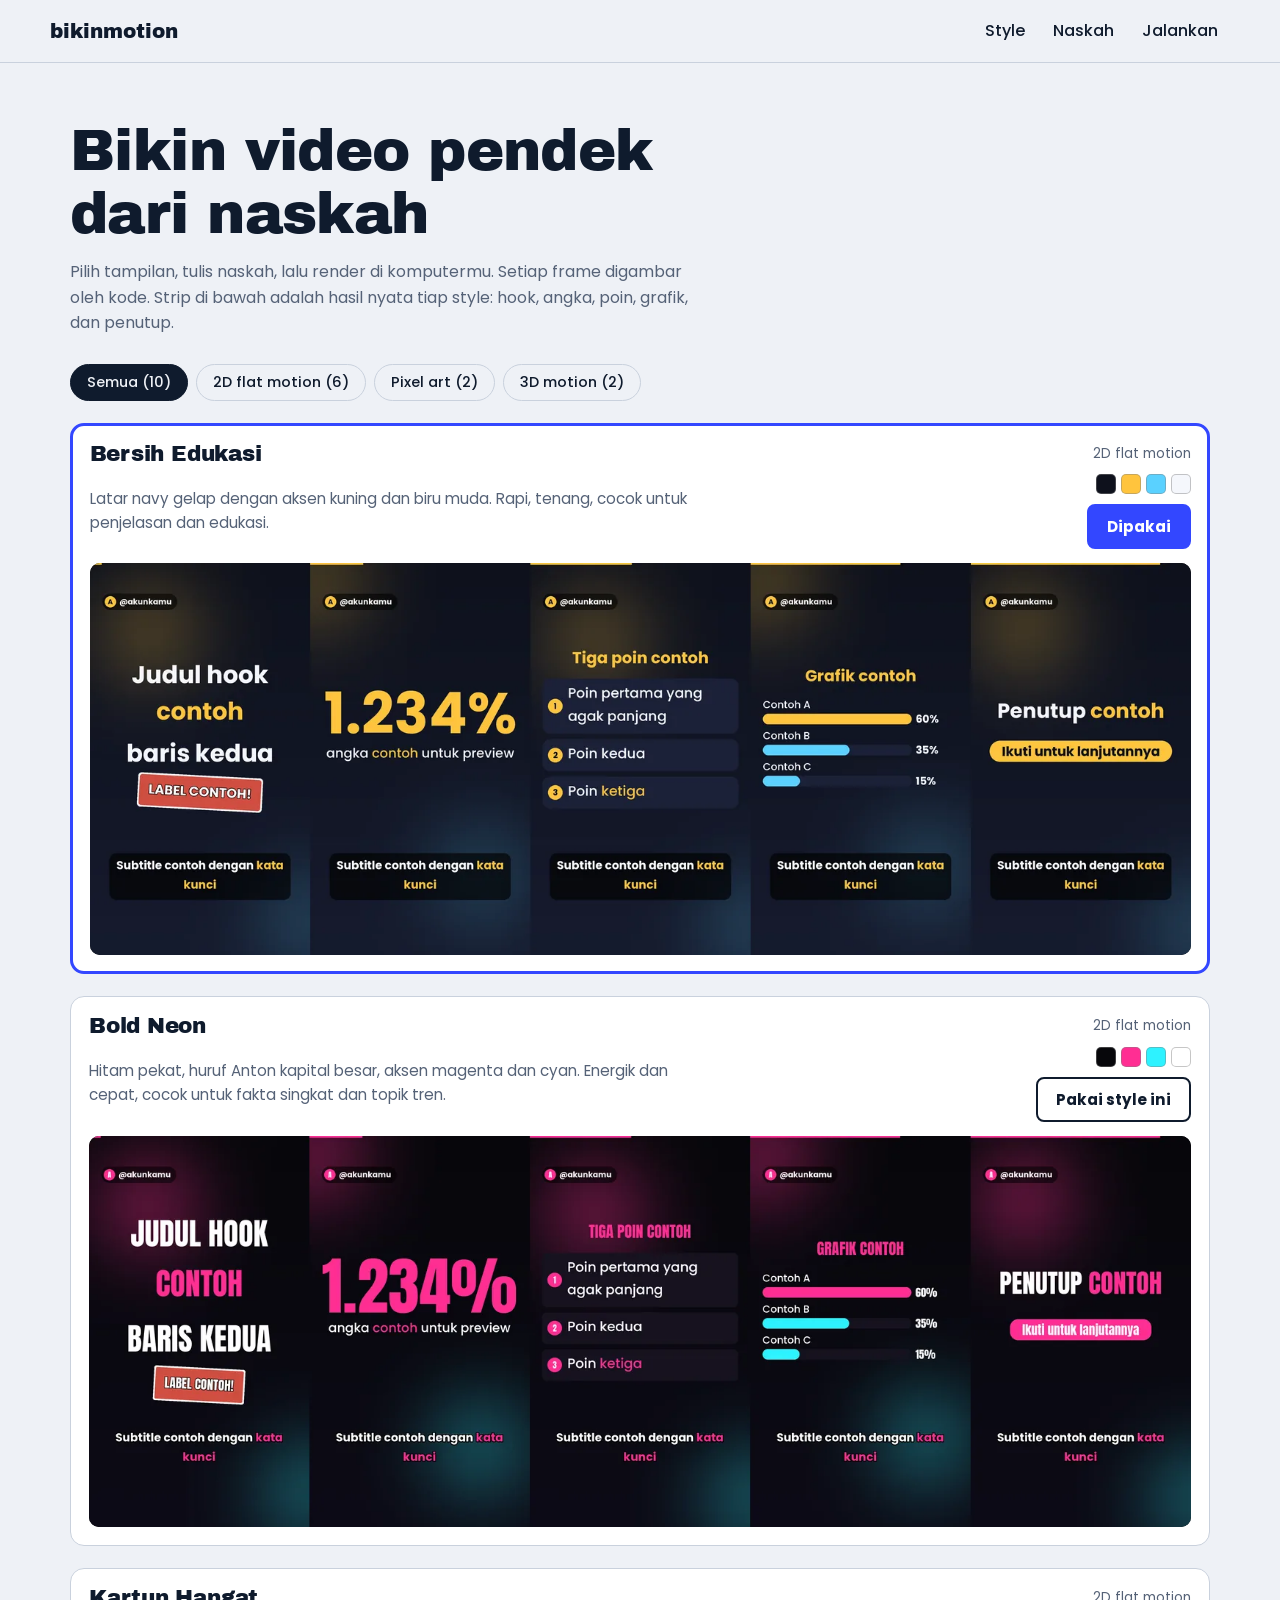
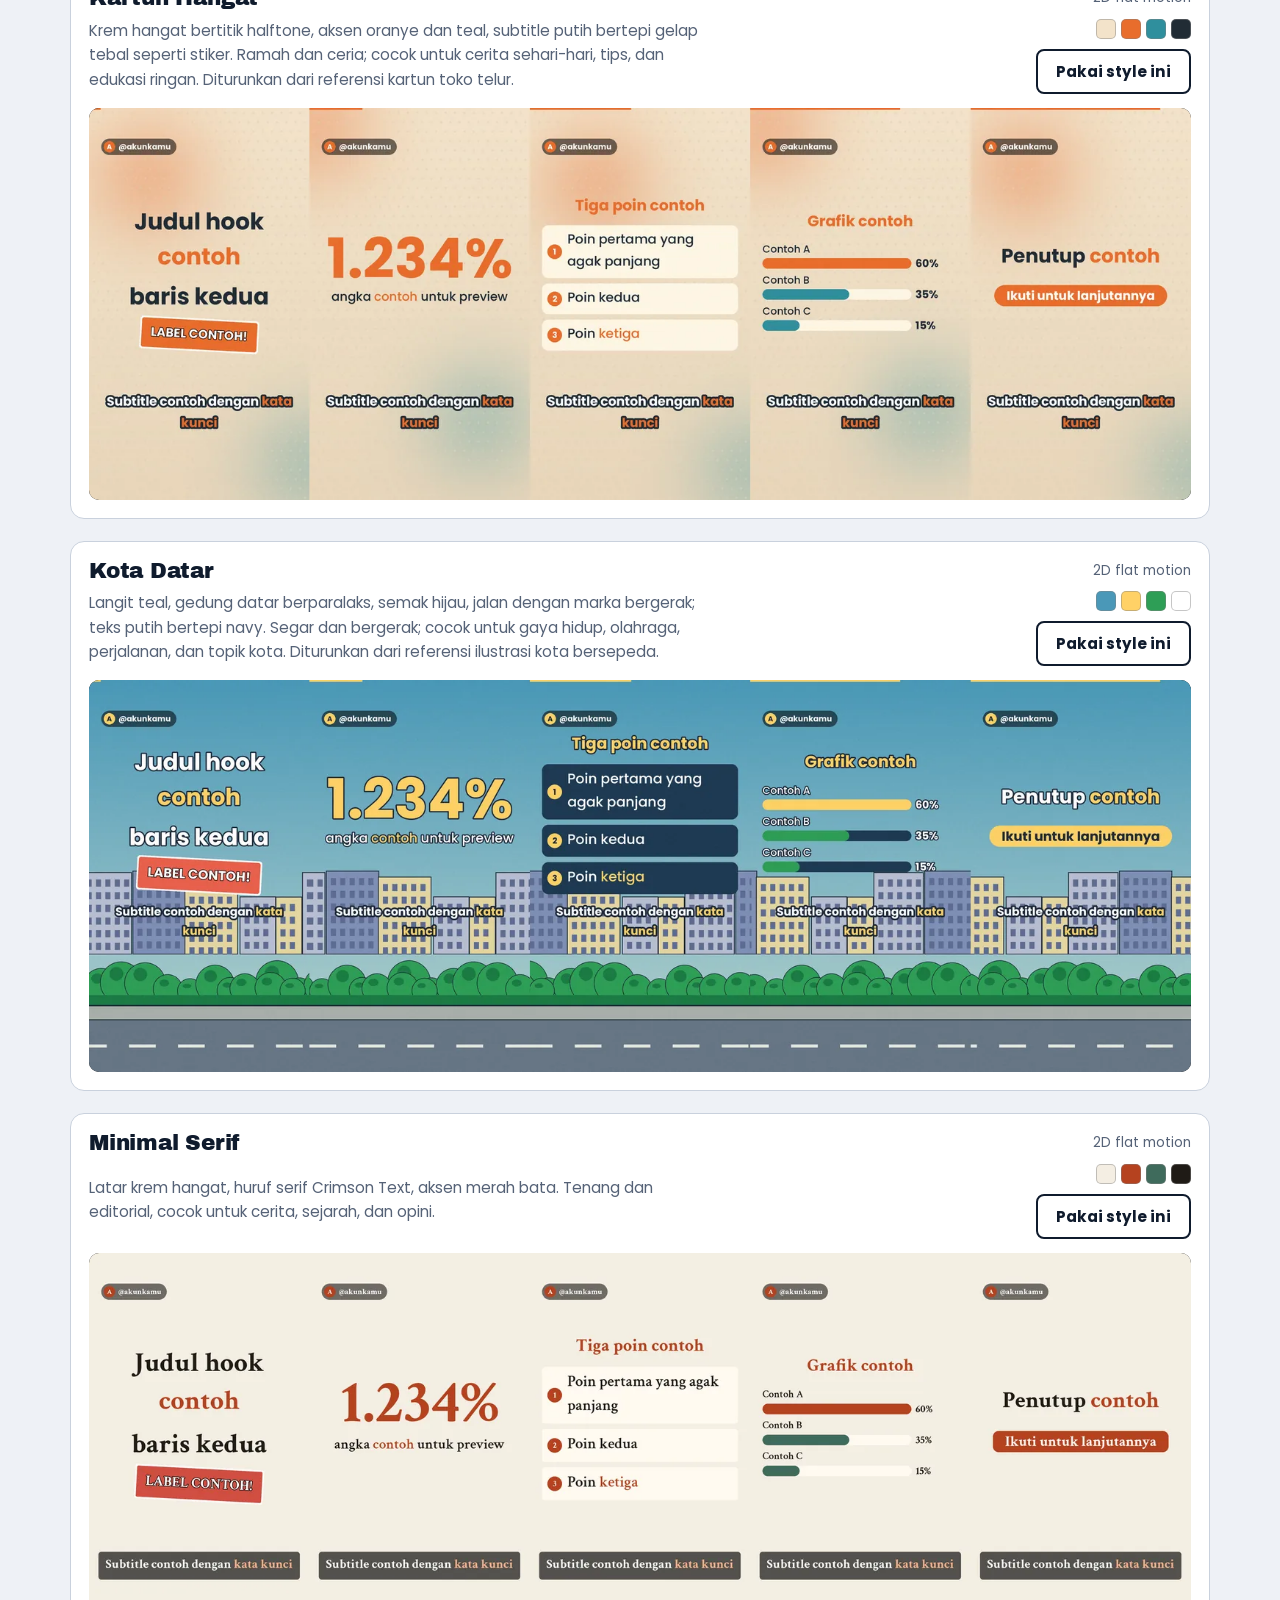
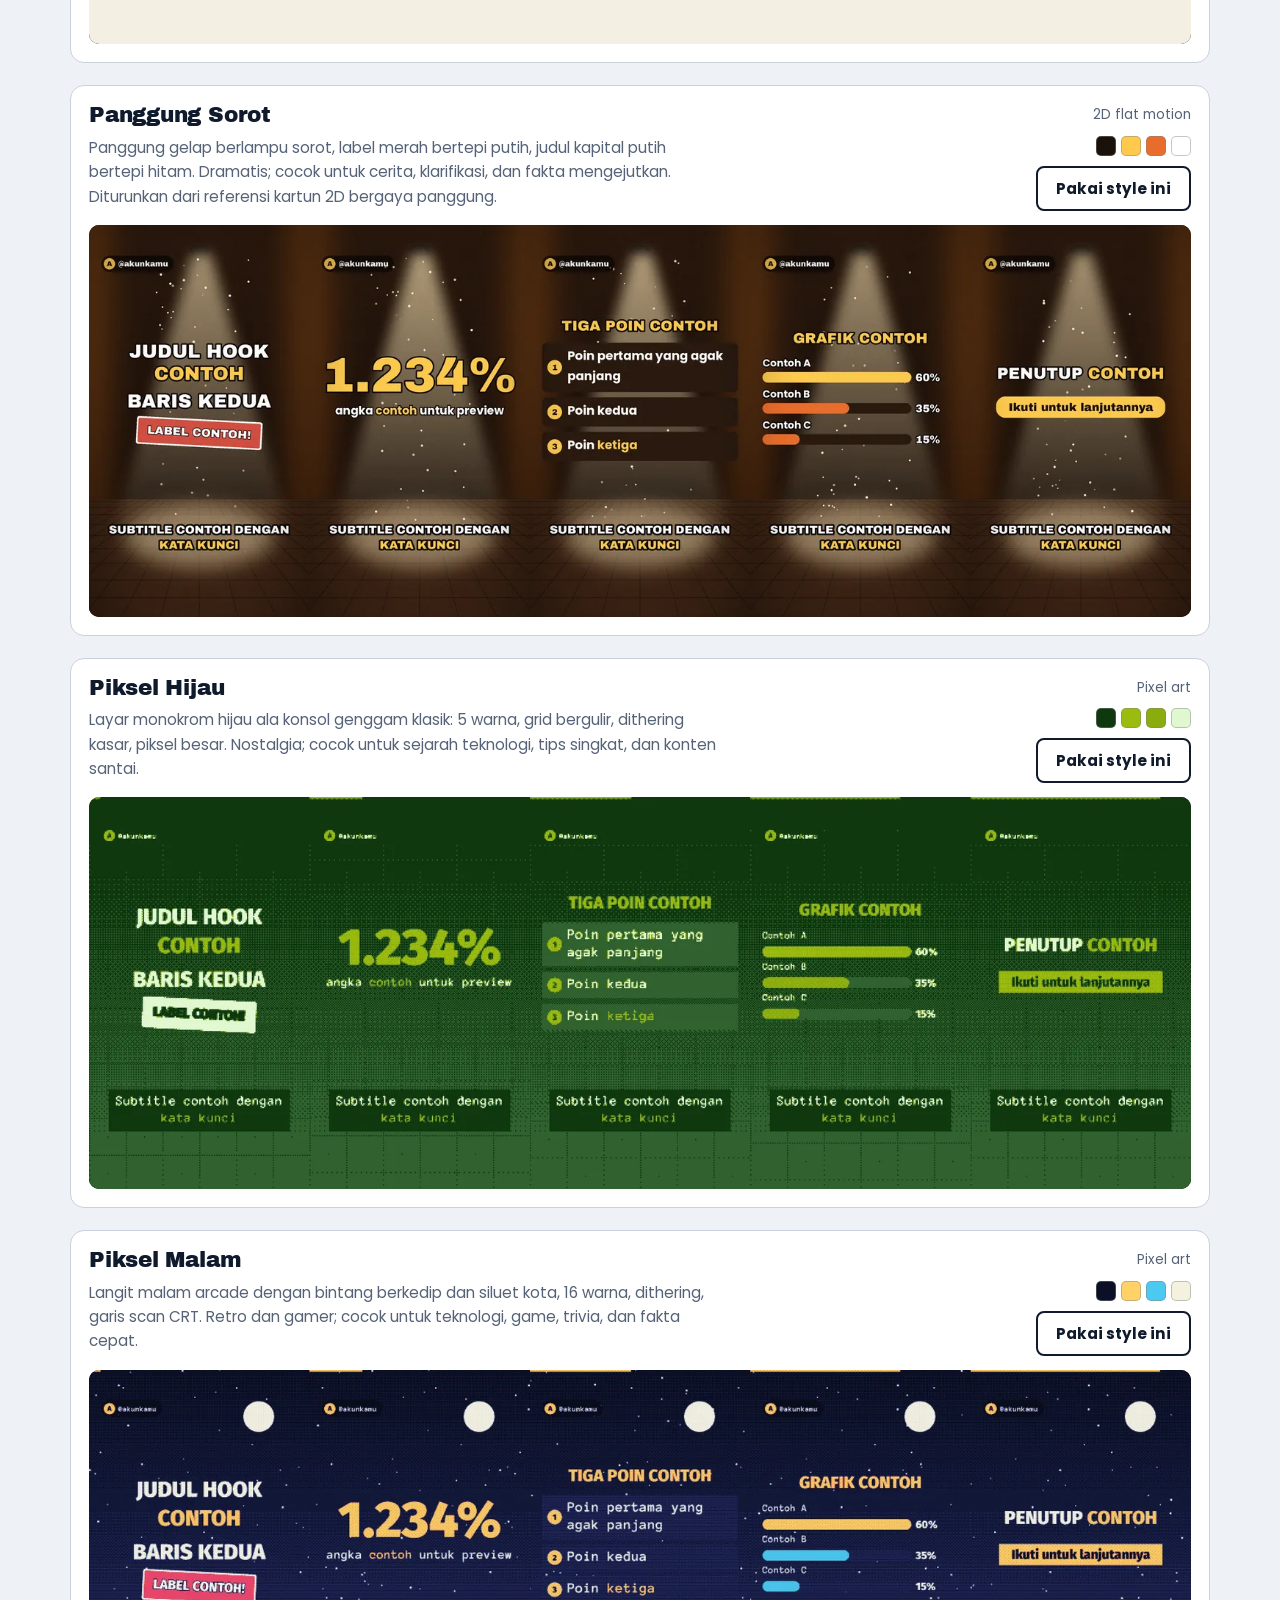
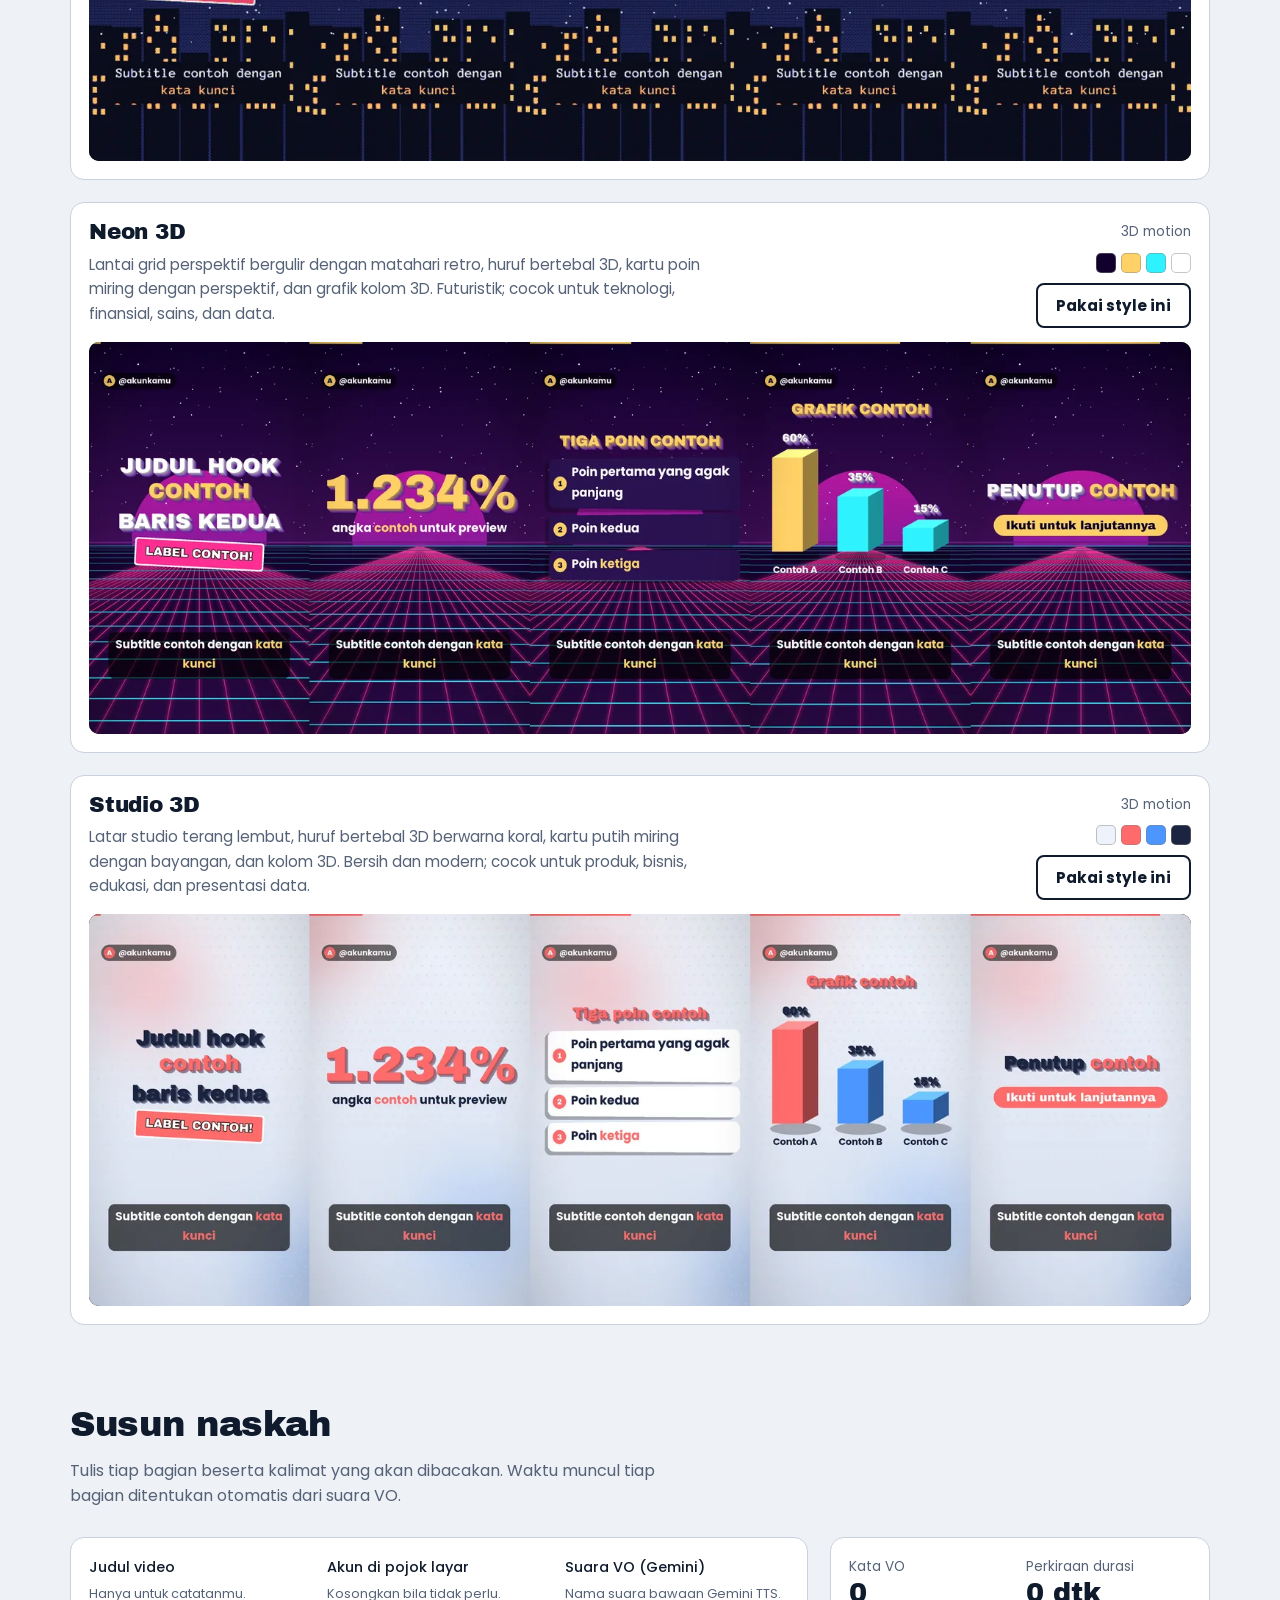
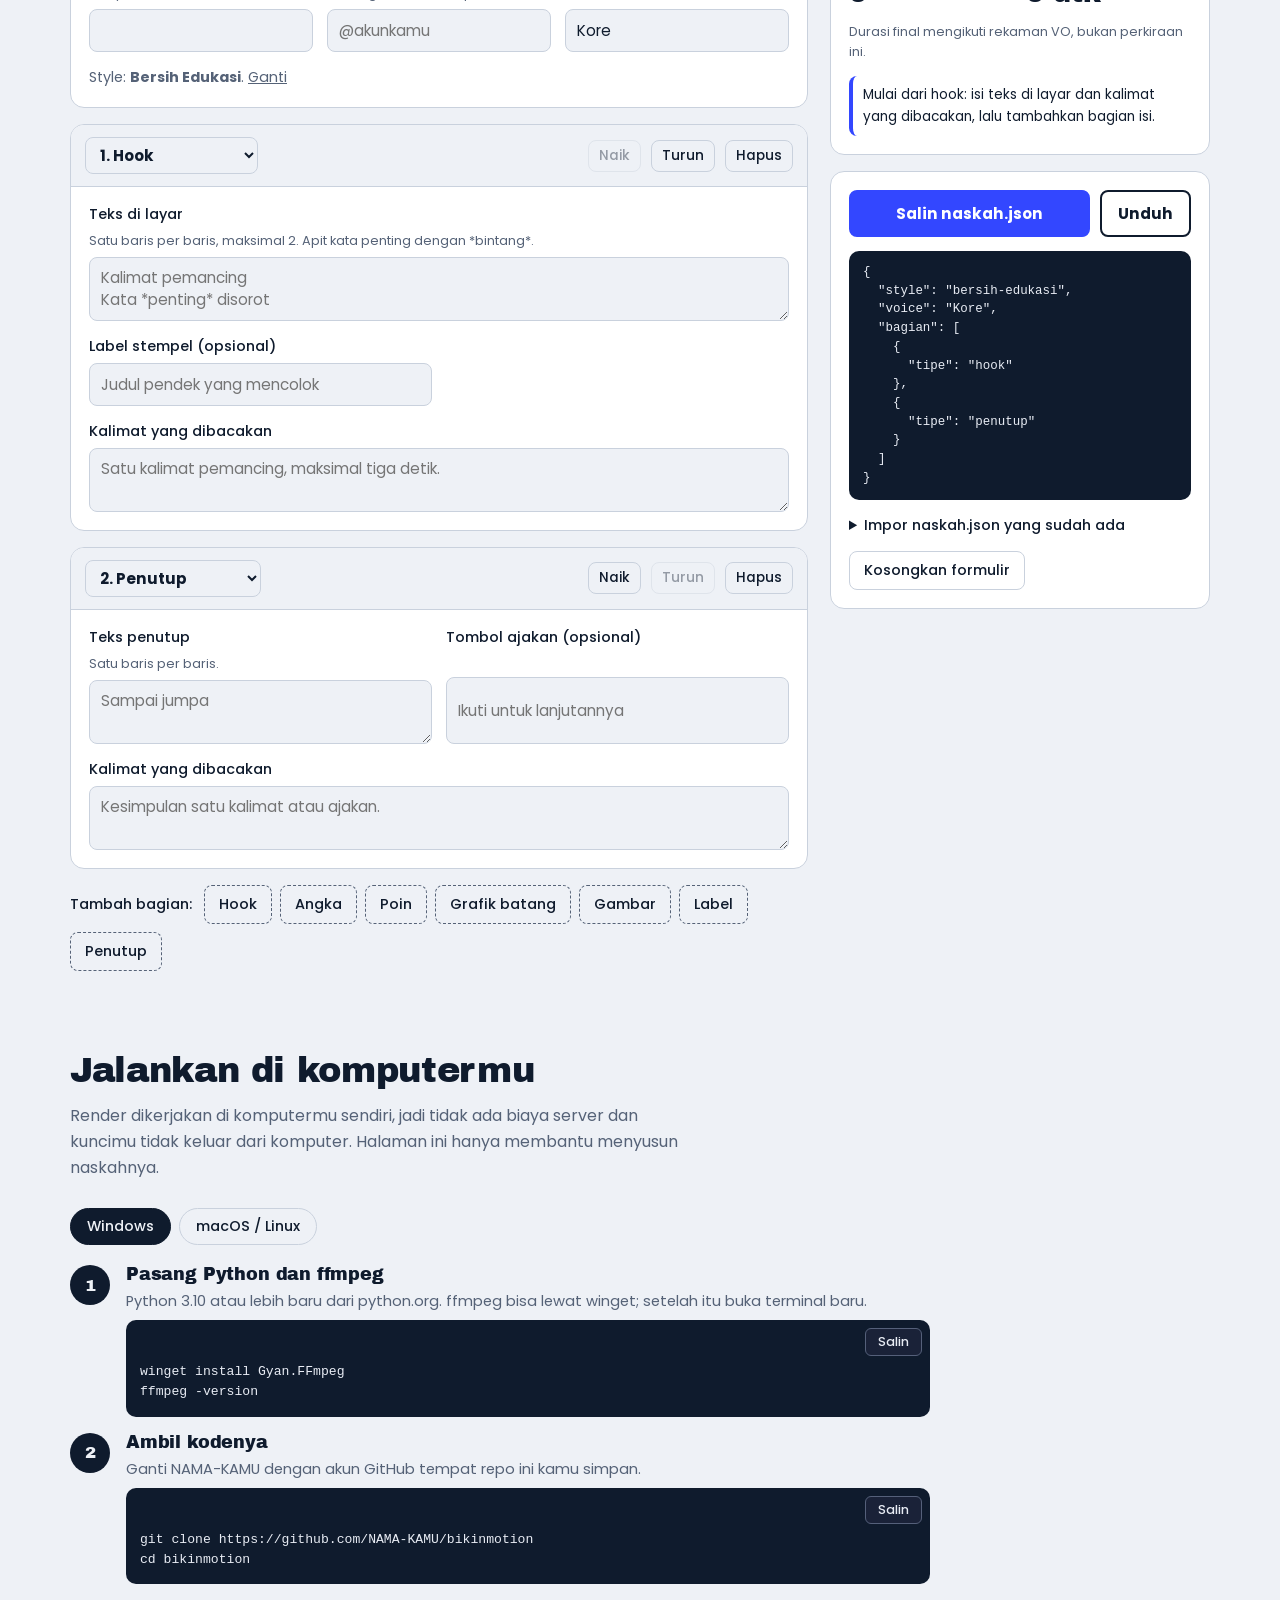
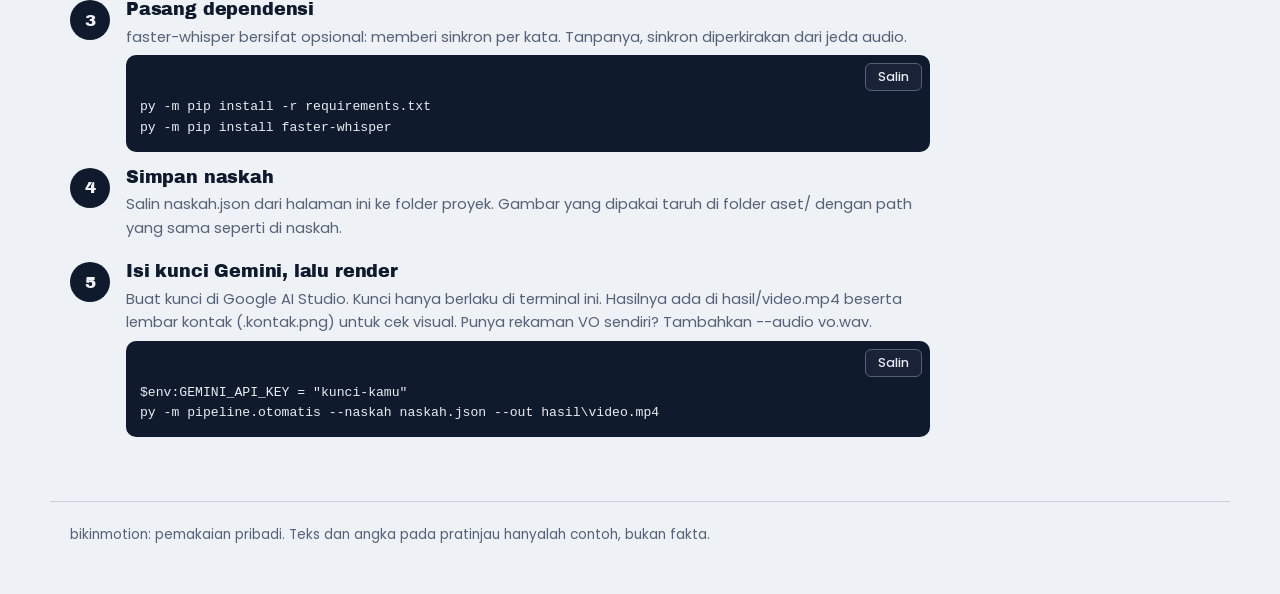
<file: web/index.html>
<!doctype html>
<html lang="id">
<head>
  <meta charset="utf-8">
  <meta name="viewport" content="width=device-width, initial-scale=1">
  <title>bikinmotion: video pendek dari naskah</title>
  <meta name="description" content="Pilih style, susun naskah, lalu render video motion graphic di komputermu. Semua frame digambar oleh kode.">
  <link rel="preload" href="fonts/ArchivoBlack-Regular.ttf" as="font" type="font/ttf" crossorigin>
  <link rel="stylesheet" href="app.css">
  <script src="konfigurasi.js"></script>
  <script src="gerbang-awal.js"></script>
</head>
<body>
  <a class="lompat" href="#naskah">Langsung ke naskah</a>
  <header class="atas">
    <a class="merek" href="#">bikinmotion</a>
    <nav aria-label="Bagian halaman">
      <a href="#style">Style</a>
      <a href="#naskah">Naskah</a>
      <a href="#jalankan">Jalankan</a>
    </nav>
    <div class="akun" id="akun-info" hidden>
      <span class="akun-email" id="akun-email"></span>
      <a href="video.html">Video saya</a>
      <a href="pengaturan.html">Pengaturan</a>
      <a id="akun-admin" href="admin.html" hidden>Admin</a>
      <button type="button" id="akun-keluar">Keluar</button>
    </div>
  </header>

  <main>
    <section id="style" class="bagian" aria-labelledby="h-style">
      <div class="kepala">
        <h1 id="h-style">Bikin video pendek dari naskah</h1>
        <p class="pengantar">Pilih tampilan, tulis naskah, lalu render di komputermu. Setiap frame digambar oleh kode. Strip di bawah adalah hasil nyata tiap style: hook, angka, poin, grafik, dan penutup.</p>
      </div>
      <div class="filter" role="group" aria-label="Filter keluarga style" id="filter"></div>
      <div id="daftar-style" class="daftar-style" aria-live="polite"></div>
    </section>

    <section id="naskah" class="bagian" aria-labelledby="h-naskah">
      <div class="kepala">
        <h2 id="h-naskah">Susun naskah</h2>
        <p class="pengantar">Tulis tiap bagian beserta kalimat yang akan dibacakan. Waktu muncul tiap bagian ditentukan otomatis dari suara VO.</p>
      </div>
      <div class="editor-grid">
        <div class="editor" id="editor">
          <div class="panel umum">
            <label>Judul video<small>Hanya untuk catatanmu.</small><input type="text" id="f-judul" autocomplete="off"></label>
            <label>Akun di pojok layar<small>Kosongkan bila tidak perlu.</small><input type="text" id="f-akun" autocomplete="off" placeholder="@akunkamu"></label>
            <label>Suara VO (Gemini)<small>Nama suara bawaan Gemini TTS.</small><input type="text" id="f-voice" autocomplete="off" list="daftar-suara" placeholder="Kore"></label>
            <datalist id="daftar-suara"><option>Kore</option><option>Puck</option><option>Charon</option><option>Fenrir</option><option>Aoede</option><option>Zephyr</option></datalist>
            <p class="style-dipakai" id="style-dipakai"></p>
          </div>
          <div id="daftar-bagian"></div>
          <div class="tambah" id="tambah" role="group" aria-label="Tambah bagian"></div>
        </div>

        <aside class="ringkas" aria-label="Ringkasan naskah">
          <div class="panel">
            <dl class="angka-ringkas">
              <div><dt>Kata VO</dt><dd id="r-kata">0</dd></div>
              <div><dt>Perkiraan durasi</dt><dd id="r-durasi">0 dtk</dd></div>
            </dl>
            <p class="catatan-kecil">Durasi final mengikuti rekaman VO, bukan perkiraan ini.</p>
            <ul class="masalah" id="r-masalah" aria-live="polite"></ul>
          </div>
          <div class="panel" id="panel-server" hidden>
            <h3>Buat video di server</h3>
            <p class="catatan-kecil" id="server-kunci">Memeriksa kunci Gemini...</p>
            <button type="button" class="utama" id="b-buat" disabled>Buat video</button>
            <p class="catatan-kecil" id="server-pesan" role="status" aria-live="polite"></p>
          </div>
          <div class="panel">
            <div class="baris-aksi">
              <button type="button" class="utama" id="b-salin">Salin naskah.json</button>
              <button type="button" id="b-unduh">Unduh</button>
            </div>
            <pre class="json" id="r-json" tabindex="0" aria-label="Isi naskah.json"></pre>
            <details class="impor">
              <summary>Impor naskah.json yang sudah ada</summary>
              <textarea id="i-teks" rows="5" placeholder="Tempel isi naskah.json di sini"></textarea>
              <button type="button" id="b-impor">Muat ke formulir</button>
              <p class="catatan-kecil" id="i-pesan" role="status"></p>
            </details>
            <button type="button" class="bahaya" id="b-reset">Kosongkan formulir</button>
          </div>
        </aside>
      </div>
    </section>

    <section id="jalankan" class="bagian" aria-labelledby="h-jalankan">
      <div class="kepala">
        <h2 id="h-jalankan">Jalankan di komputermu</h2>
        <p class="pengantar">Render dikerjakan di komputermu sendiri, jadi tidak ada biaya server dan kuncimu tidak keluar dari komputer. Halaman ini hanya membantu menyusun naskahnya.</p>
      </div>
      <div class="notif info" id="info-lokal" hidden>Langkah di bawah ini untuk mode lokal. Dengan akunmu yang aktif, cukup klik <strong>Buat video</strong> di panel naskah; tidak perlu memasang apa pun.</div>
      <div class="os" role="group" aria-label="Sistem operasi">
        <button type="button" data-os="win" aria-pressed="true">Windows</button>
        <button type="button" data-os="unix" aria-pressed="false">macOS / Linux</button>
      </div>
      <ol class="langkah" id="langkah"></ol>
    </section>
  </main>

  <footer class="kaki"><p>bikinmotion: pemakaian pribadi. Teks dan angka pada pratinjau hanyalah contoh, bukan fakta.</p></footer>

  <script src="naskah.js"></script>
  <script src="akses.js"></script>
  <script src="auth.js"></script>
  <script src="app.js"></script>
</body>
</html>
</file>
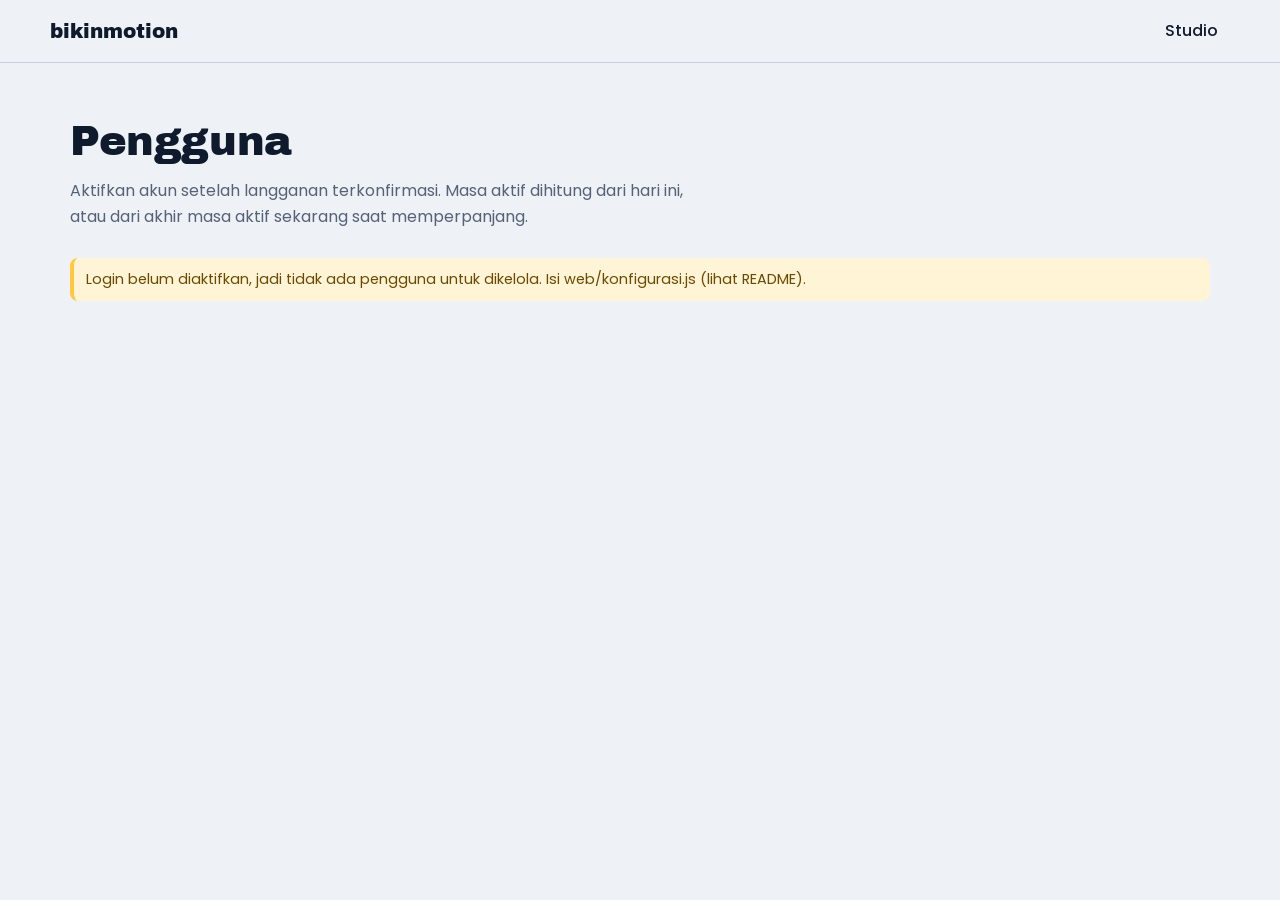
<file: web/admin.html>
<!doctype html>
<html lang="id" data-gerbang>
<head>
  <meta charset="utf-8">
  <meta name="viewport" content="width=device-width, initial-scale=1">
  <meta name="robots" content="noindex">
  <title>Admin: bikinmotion</title>
  <link rel="stylesheet" href="app.css">
  <script src="konfigurasi.js"></script>
  <script src="gerbang-awal.js"></script>
</head>
<body>
  <header class="atas">
    <a class="merek" href="index.html">bikinmotion</a>
    <nav aria-label="Navigasi"><a href="index.html">Studio</a></nav>
    <div class="akun" id="akun-info" hidden>
      <span class="akun-email" id="akun-email"></span>
      <a href="video.html">Video saya</a>
      <a href="pengaturan.html">Pengaturan</a>
      <a id="akun-admin" href="admin.html" hidden>Admin</a>
      <button type="button" id="akun-keluar">Keluar</button>
    </div>
  </header>

  <main class="bagian">
    <div class="kepala">
      <h1 class="h-halaman">Pengguna</h1>
      <p class="pengantar">Aktifkan akun setelah langganan terkonfirmasi. Masa aktif dihitung dari hari ini, atau dari akhir masa aktif sekarang saat memperpanjang.</p>
    </div>

    <div id="admin-pesan" class="notif" role="status" hidden></div>
    <div id="admin-tolak" class="panel" hidden><h2>Halaman ini hanya untuk admin</h2><p>Akunmu tidak punya peran admin. <a href="index.html">Kembali ke studio</a>.</p></div>

    <div id="admin-isi" hidden>
      <div class="admin-alat">
        <div class="filter" role="group" aria-label="Filter status" id="admin-filter"></div>
        <label class="cari">Cari email<input type="search" id="admin-cari" autocomplete="off" placeholder="nama@contoh.com"></label>
        <button type="button" class="ikon" id="admin-muat">Muat ulang</button>
      </div>
      <div class="tabel-bungkus">
        <table class="tabel-admin">
          <caption class="sr-saja">Daftar pengguna</caption>
          <thead><tr><th scope="col">Email</th><th scope="col">Status</th><th scope="col">Masa aktif</th><th scope="col">Terdaftar</th><th scope="col">Tindakan</th></tr></thead>
          <tbody id="admin-baris"></tbody>
        </table>
      </div>
      <h2 class="h-kecil">Perubahan terakhir</h2>
      <ul class="audit" id="admin-audit"></ul>
    </div>
  </main>

  <script src="akses.js"></script>
  <script src="auth.js"></script>
  <script src="admin.js"></script>
</body>
</html>
</file>
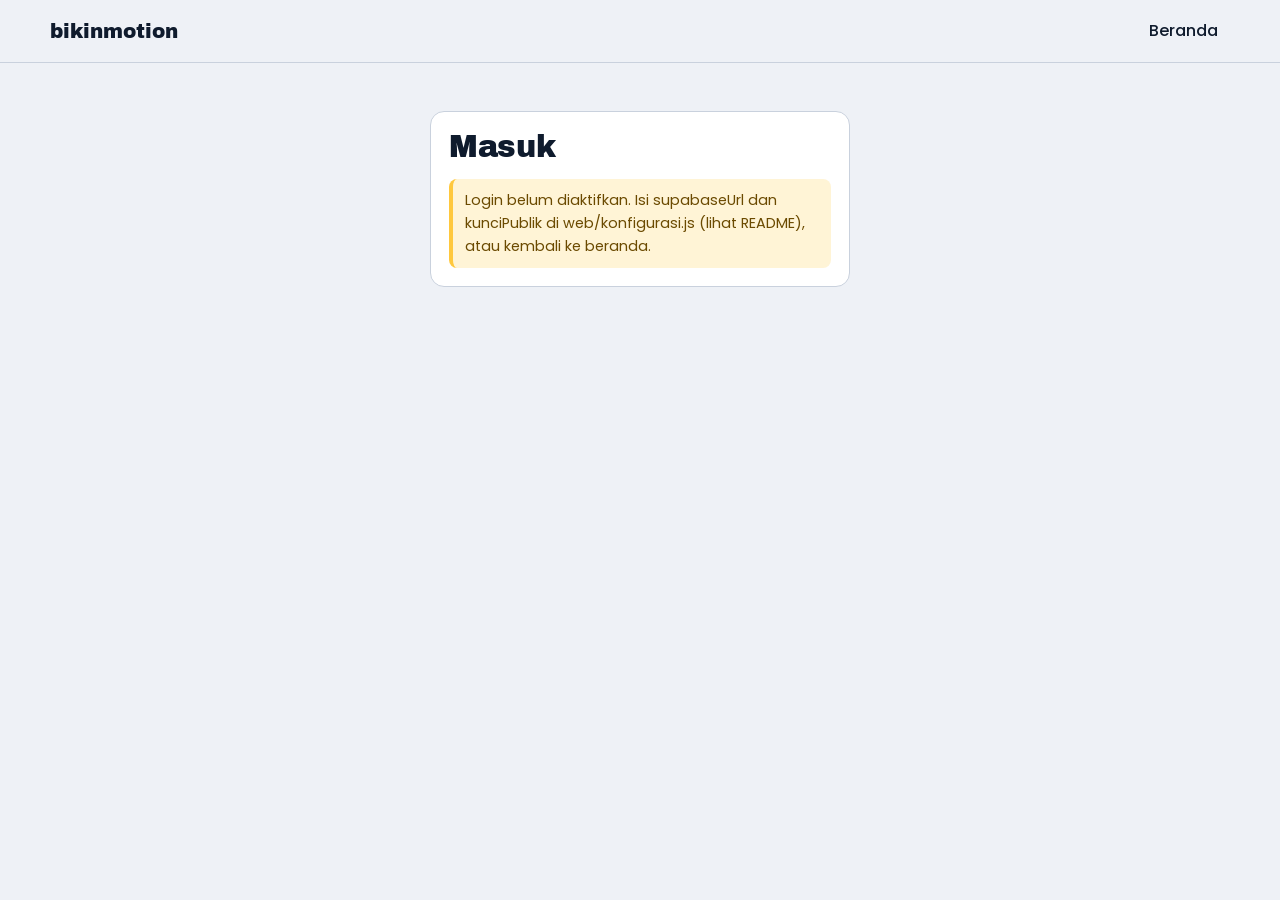
<file: web/masuk.html>
<!doctype html>
<html lang="id">
<head>
  <meta charset="utf-8">
  <meta name="viewport" content="width=device-width, initial-scale=1">
  <meta name="robots" content="noindex">
  <title>Masuk: bikinmotion</title>
  <link rel="stylesheet" href="app.css">
</head>
<body>
  <header class="atas">
    <a class="merek" href="index.html">bikinmotion</a>
    <nav aria-label="Navigasi"><a href="index.html">Beranda</a></nav>
  </header>

  <main class="kartu-masuk">
    <section class="panel" aria-labelledby="h-masuk">
      <h1 id="h-masuk">Masuk</h1>
      <div id="pesan" class="notif galat" role="alert" hidden></div>

      <div id="tampilan-form">
        <div class="tabs" role="group" aria-label="Pilih tindakan">
          <button type="button" data-tab="masuk" aria-pressed="true">Masuk</button>
          <button type="button" data-tab="daftar" aria-pressed="false">Daftar</button>
        </div>

        <form id="f-masuk" novalidate>
          <label>Email<input type="email" name="email" autocomplete="email" inputmode="email" required></label>
          <label>Kata sandi<input type="password" name="sandi" autocomplete="current-password" required></label>
          <button type="submit" class="utama">Masuk</button>
          <button type="button" class="tautan" data-tab="lupa">Lupa kata sandi?</button>
        </form>

        <form id="f-daftar" novalidate hidden>
          <label>Email<input type="email" name="email" autocomplete="email" inputmode="email" required></label>
          <label>Kata sandi<small>Minimal 8 karakter.</small><input type="password" name="sandi" autocomplete="new-password" minlength="8" required></label>
          <button type="submit" class="utama">Buat akun</button>
          <p class="catatan-kecil">Setelah mendaftar, akunmu perlu disetujui admin. Persetujuan diberikan setelah langgananmu terkonfirmasi.</p>
        </form>

        <form id="f-lupa" novalidate hidden>
          <label>Email akunmu<input type="email" name="email" autocomplete="email" inputmode="email" required></label>
          <button type="submit" class="utama">Kirim tautan pemulihan</button>
          <button type="button" class="tautan" data-tab="masuk">Kembali ke masuk</button>
        </form>

        <label class="centang"><input type="checkbox" id="lihat-sandi"> Tampilkan kata sandi</label>
      </div>

      <div id="tampilan-status" hidden>
        <h2 id="status-judul"></h2>
        <p id="status-isi"></p>
        <p class="catatan-kecil" id="status-email"></p>
        <div class="baris-aksi">
          <button type="button" class="utama" id="b-cek">Periksa lagi</button>
          <button type="button" id="b-keluar">Keluar</button>
        </div>
      </div>

      <form id="f-pulih" novalidate hidden>
        <p>Buat kata sandi baru untuk akunmu.</p>
        <label>Kata sandi baru<small>Minimal 8 karakter.</small><input type="password" name="sandi" autocomplete="new-password" minlength="8" required></label>
        <button type="submit" class="utama">Simpan kata sandi</button>
      </form>
    </section>
  </main>

  <script src="konfigurasi.js"></script>
  <script src="akses.js"></script>
  <script src="auth.js"></script>
  <script src="masuk.js"></script>
</body>
</html>
</file>
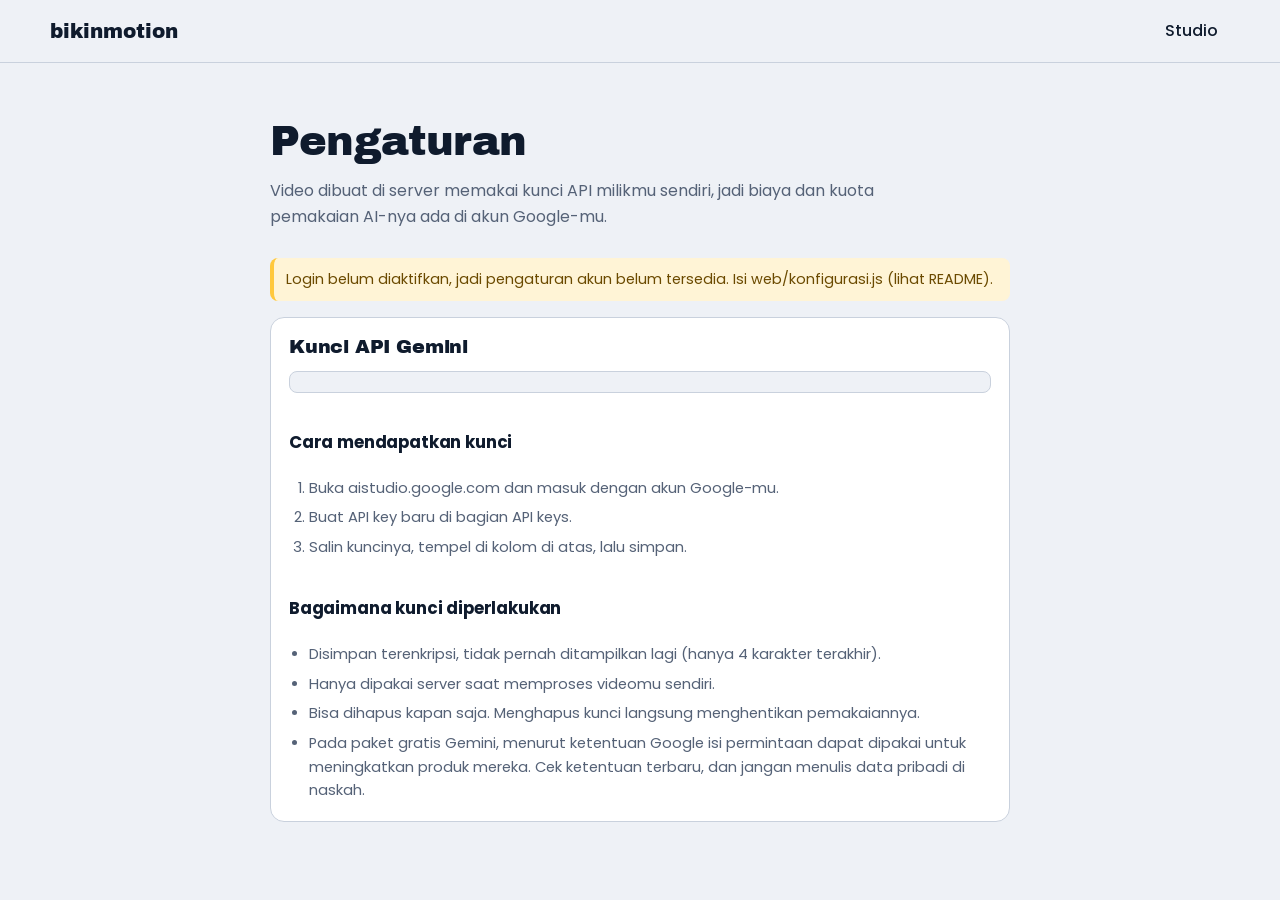
<file: web/pengaturan.html>
<!doctype html>
<html lang="id" data-gerbang>
<head>
  <meta charset="utf-8">
  <meta name="viewport" content="width=device-width, initial-scale=1">
  <meta name="robots" content="noindex">
  <title>Pengaturan: bikinmotion</title>
  <link rel="stylesheet" href="app.css">
  <script src="konfigurasi.js"></script>
  <script src="gerbang-awal.js"></script>
</head>
<body>
  <header class="atas">
    <a class="merek" href="index.html">bikinmotion</a>
    <nav aria-label="Navigasi"><a href="index.html">Studio</a></nav>
    <div class="akun" id="akun-info" hidden>
      <span class="akun-email" id="akun-email"></span>
      <a href="video.html">Video saya</a>
      <a href="pengaturan.html">Pengaturan</a>
      <a id="akun-admin" href="admin.html" hidden>Admin</a>
      <button type="button" id="akun-keluar">Keluar</button>
    </div>
  </header>

  <main class="bagian sempit">
    <div class="kepala">
      <h1 class="h-halaman">Pengaturan</h1>
      <p class="pengantar">Video dibuat di server memakai kunci API milikmu sendiri, jadi biaya dan kuota pemakaian AI-nya ada di akun Google-mu.</p>
    </div>

    <div id="p-pesan" class="notif" role="status" hidden></div>

    <section class="panel" aria-labelledby="h-gemini">
      <h2 class="h-kecil nol" id="h-gemini">Kunci API Gemini</h2>
      <p id="p-status" class="status-kunci">Memuat...</p>
      <form id="f-kunci" novalidate>
        <label>Kunci API<small>Dipakai untuk membuat suara narasi. Tempel kuncinya di sini.</small>
          <input type="password" name="kunci" autocomplete="off" spellcheck="false" placeholder="Tempel kunci API"></label>
        <div class="baris-aksi">
          <button type="submit" class="utama" id="p-simpan">Simpan kunci</button>
          <button type="button" class="bahaya" id="p-hapus" hidden>Hapus kunci</button>
        </div>
      </form>

      <h3 class="h-mini">Cara mendapatkan kunci</h3>
      <ol class="daftar-biasa">
        <li>Buka aistudio.google.com dan masuk dengan akun Google-mu.</li>
        <li>Buat API key baru di bagian API keys.</li>
        <li>Salin kuncinya, tempel di kolom di atas, lalu simpan.</li>
      </ol>

      <h3 class="h-mini">Bagaimana kunci diperlakukan</h3>
      <ul class="daftar-biasa">
        <li>Disimpan terenkripsi, tidak pernah ditampilkan lagi (hanya 4 karakter terakhir).</li>
        <li>Hanya dipakai server saat memproses videomu sendiri.</li>
        <li>Bisa dihapus kapan saja. Menghapus kunci langsung menghentikan pemakaiannya.</li>
        <li>Pada paket gratis Gemini, menurut ketentuan Google isi permintaan dapat dipakai untuk meningkatkan produk mereka. Cek ketentuan terbaru, dan jangan menulis data pribadi di naskah.</li>
      </ul>
    </section>
  </main>

  <script src="akses.js"></script>
  <script src="auth.js"></script>
  <script src="pengaturan.js"></script>
</body>
</html>
</file>
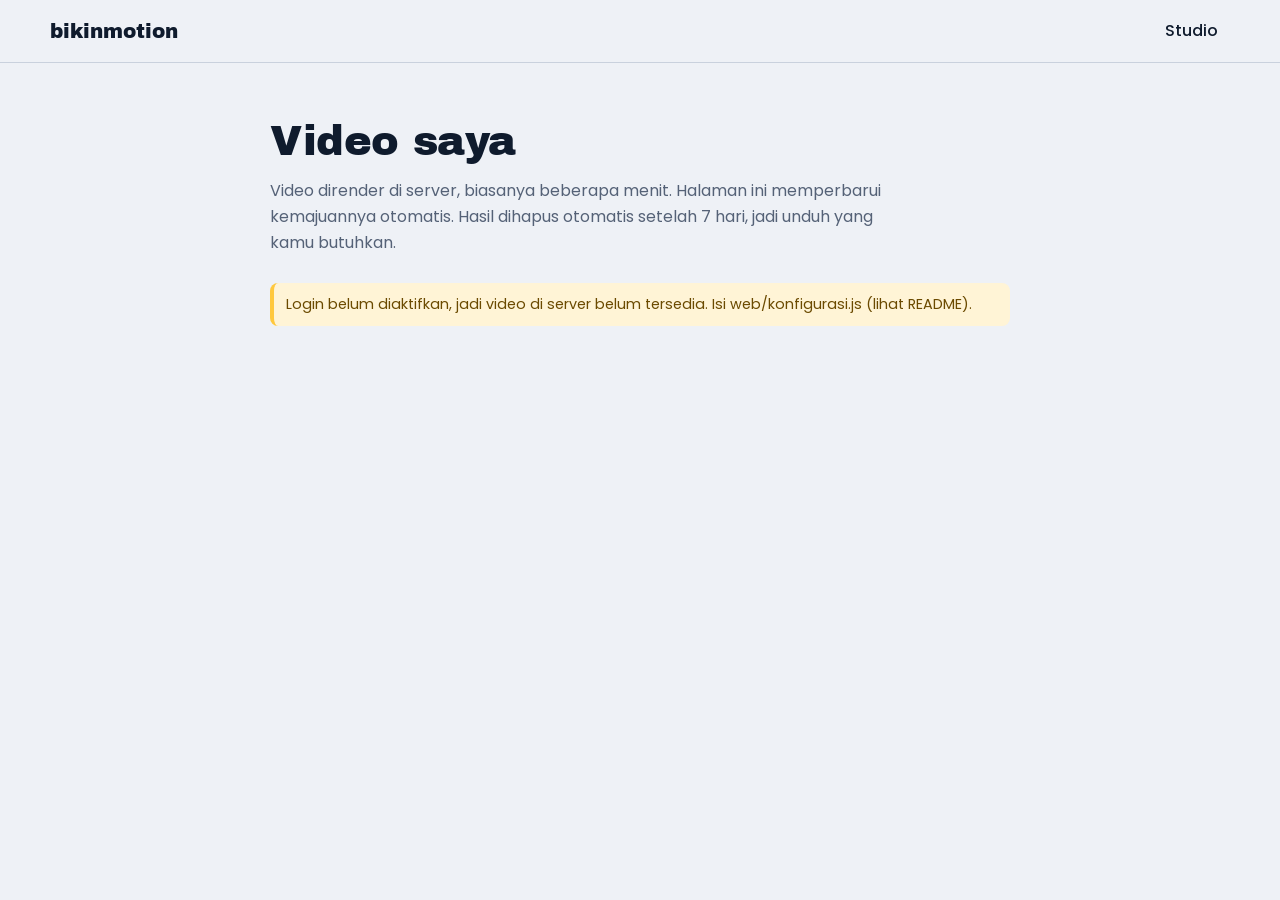
<file: web/video.html>
<!doctype html>
<html lang="id" data-gerbang>
<head>
  <meta charset="utf-8">
  <meta name="viewport" content="width=device-width, initial-scale=1">
  <meta name="robots" content="noindex">
  <title>Video saya: bikinmotion</title>
  <link rel="stylesheet" href="app.css">
  <script src="konfigurasi.js"></script>
  <script src="gerbang-awal.js"></script>
</body>
</html>
<body>
  <header class="atas">
    <a class="merek" href="index.html">bikinmotion</a>
    <nav aria-label="Navigasi"><a href="index.html">Studio</a></nav>
    <div class="akun" id="akun-info" hidden>
      <span class="akun-email" id="akun-email"></span>
      <a href="video.html">Video saya</a>
      <a href="pengaturan.html">Pengaturan</a>
      <a id="akun-admin" href="admin.html" hidden>Admin</a>
      <button type="button" id="akun-keluar">Keluar</button>
    </div>
  </header>

  <main class="bagian sempit">
    <div class="kepala">
      <h1 class="h-halaman">Video saya</h1>
      <p class="pengantar">Video dirender di server, biasanya beberapa menit. Halaman ini memperbarui kemajuannya otomatis. Hasil dihapus otomatis setelah 7 hari, jadi unduh yang kamu butuhkan.</p>
    </div>
    <div id="v-pesan" class="notif" role="status" hidden></div>
    <div id="v-daftar" class="daftar-job" aria-live="polite"></div>
    <p id="v-kosong" class="kosong" hidden>Belum ada video. Susun naskah di <a href="index.html#naskah">studio</a>, lalu klik Buat video.</p>
    <p><button type="button" class="ikon" id="v-muat">Muat ulang</button></p>
  </main>

  <script src="akses.js"></script>
  <script src="auth.js"></script>
  <script src="video.js"></script>
</body>
</html>
</file>
<file: web/app.css>
@font-face { font-family: "Archivo Black"; src: url("fonts/ArchivoBlack-Regular.ttf") format("truetype"); font-weight: 400; font-display: swap; }
@font-face { font-family: "Poppins"; src: url("fonts/Poppins-Regular.ttf") format("truetype"); font-weight: 400; font-display: swap; }
@font-face { font-family: "Poppins"; src: url("fonts/Poppins-Medium.ttf") format("truetype"); font-weight: 500; font-display: swap; }
@font-face { font-family: "Poppins"; src: url("fonts/Poppins-Bold.ttf") format("truetype"); font-weight: 700; font-display: swap; }

:root {
  --kanvas: #EEF1F6;
  --kertas: #FFFFFF;
  --tinta: #0F1B2D;
  --redup: #556277;
  --garis: #C9D1DD;
  --biru: #3347FF;
  --biru-teks: #FFFFFF;
  --kuning: #FFC83D;
  --merah: #B3261E;
  --merah-latar: #FDECEA;
  --kuning-latar: #FFF4D6;
  --kuning-teks: #6B4A00;
  --kode: #0F1B2D;
  --kode-teks: #E8ECF4;
  --f-judul: "Archivo Black", "Arial Black", system-ui, sans-serif;
  --f-isi: "Poppins", system-ui, -apple-system, "Segoe UI", sans-serif;
  --f-kode: ui-monospace, "Cascadia Mono", Consolas, Menlo, monospace;
  --r-kontrol: 8px;
  --r-panel: 14px;
  --lebar: 1180px;
}
@media (prefers-color-scheme: dark) {
  :root {
    --kanvas: #0E1320;
    --kertas: #161D2E;
    --tinta: #E8ECF4;
    --redup: #9AA5BB;
    --garis: #2C3753;
    --biru: #8190FF;
    --biru-teks: #0E1320;
    --merah: #FF8A80;
    --merah-latar: #3A1A1A;
    --kuning-latar: #3A2F10;
    --kuning-teks: #FFD878;
    --kode: #0A0F1A;
  }
}

*, *::before, *::after { box-sizing: border-box; }
html { scroll-behavior: smooth; scroll-padding-top: 76px; }
@media (prefers-reduced-motion: reduce) { html { scroll-behavior: auto; } }
body { margin: 0; background: var(--kanvas); color: var(--tinta); font: 400 16px/1.6 var(--f-isi); -webkit-font-smoothing: antialiased; }
h1, h2, h3 { font-family: var(--f-judul); font-weight: 400; line-height: 1.1; margin: 0; letter-spacing: -0.01em; }
h1 { font-size: clamp(2.1rem, 5.4vw, 3.6rem); max-width: 18ch; }
h2 { font-size: clamp(1.6rem, 3.4vw, 2.2rem); }
h3 { font-size: 1.35rem; }
p { margin: 0; }
a { color: inherit; }
:focus-visible { outline: 3px solid var(--biru); outline-offset: 2px; border-radius: 4px; }

.lompat { position: absolute; left: 12px; top: -60px; background: var(--biru); color: var(--biru-teks); padding: 8px 14px; border-radius: var(--r-kontrol); z-index: 30; }
.lompat:focus { top: 10px; }

.atas { position: sticky; top: 0; z-index: 20; display: flex; align-items: center; justify-content: space-between; gap: 16px;
  padding: 12px max(20px, calc((100vw - var(--lebar)) / 2)); background: var(--kanvas); border-bottom: 1px solid var(--garis); }
.merek { font-family: var(--f-judul); font-size: 1.25rem; text-decoration: none; }
.atas nav { display: flex; gap: 4px; }
.atas nav a { text-decoration: none; padding: 6px 12px; border-radius: 999px; font-weight: 500; }
.atas nav a:hover { background: var(--kertas); }

.bagian { max-width: var(--lebar); margin: 0 auto; padding: 56px 20px 24px; }
.kepala { display: grid; gap: 14px; margin-bottom: 28px; }
.pengantar { max-width: 62ch; color: var(--redup); }

/* ---------- galeri style: strip frame adalah pusat perhatian ---------- */
.filter { display: flex; flex-wrap: wrap; gap: 8px; margin-bottom: 22px; }
.filter button, .os button { font: 500 0.9rem var(--f-isi); padding: 7px 16px; border-radius: 999px; border: 1.5px solid var(--garis); background: transparent; color: var(--tinta); cursor: pointer; }
.filter button[aria-pressed="true"], .os button[aria-pressed="true"] { background: var(--tinta); color: var(--kanvas); border-color: var(--tinta); }

.daftar-style { display: grid; gap: 22px; }
.gaya { background: var(--kertas); border: 1.5px solid var(--garis); border-radius: var(--r-panel); padding: 18px; display: grid; gap: 14px; position: relative; }
.gaya.dipakai { border: 3px solid var(--biru); padding: 16.5px; }
.gaya .info { display: grid; grid-template-columns: 1fr auto; gap: 6px 18px; align-items: start; }
.gaya .info p { color: var(--redup); max-width: 70ch; font-size: 0.95rem; grid-column: 1; }
.gaya .sisi { grid-column: 2; grid-row: 1 / span 2; display: grid; gap: 10px; justify-items: end; }
.kategori { font-size: 0.85rem; color: var(--redup); }
.palet { display: flex; gap: 5px; }
.palet i { width: 20px; height: 20px; border-radius: 5px; border: 1px solid rgba(128,128,128,.45); display: block; }
.strip { overflow-x: auto; border-radius: 10px; background: #000; line-height: 0; scrollbar-width: thin; }
.strip img { display: block; height: auto; width: 100%; min-width: 760px; }
.pilih { font: 700 0.95rem var(--f-isi); padding: 9px 18px; border-radius: var(--r-kontrol); border: 2px solid var(--tinta); background: transparent; color: var(--tinta); cursor: pointer; white-space: nowrap; }
.pilih:hover { background: var(--tinta); color: var(--kanvas); }
.gaya.dipakai .pilih { background: var(--biru); border-color: var(--biru); color: var(--biru-teks); cursor: default; }

/* ---------- editor ---------- */
.editor-grid { display: grid; grid-template-columns: minmax(0, 1fr) 380px; gap: 22px; align-items: start; }
.panel { background: var(--kertas); border: 1.5px solid var(--garis); border-radius: var(--r-panel); padding: 18px; display: grid; gap: 14px; }
.editor { display: grid; gap: 16px; }
.umum { grid-template-columns: repeat(auto-fit, minmax(210px, 1fr)); }
.style-dipakai { grid-column: 1 / -1; font-size: 0.9rem; color: var(--redup); }
label { display: grid; gap: 5px; font-weight: 500; font-size: 0.9rem; }
label small { font-weight: 400; color: var(--redup); font-size: 0.8rem; }
input[type=text], select, textarea { font: 400 0.95rem var(--f-isi); color: var(--tinta); background: var(--kanvas); border: 1.5px solid var(--garis); border-radius: var(--r-kontrol); padding: 9px 11px; width: 100%; }
textarea { resize: vertical; min-height: 44px; line-height: 1.45; }
input:hover, select:hover, textarea:hover { border-color: var(--redup); }

#daftar-bagian { display: grid; gap: 16px; }
.bag { padding: 0; overflow: hidden; gap: 0; }
.bag-kepala { display: flex; align-items: center; gap: 10px; padding: 12px 14px; border-bottom: 1.5px solid var(--garis); background: var(--kanvas); }
.bag-kepala select { width: auto; font-weight: 700; padding: 6px 10px; }
.bag-kepala .gap { flex: 1; }
.bag-isi { padding: 16px 18px 18px; display: grid; gap: 14px; grid-template-columns: repeat(auto-fit, minmax(230px, 1fr)); }
.bag-isi .lebar { grid-column: 1 / -1; }
.ikon { font: 500 0.85rem var(--f-isi); background: transparent; border: 1.5px solid var(--garis); color: var(--tinta); border-radius: var(--r-kontrol); padding: 5px 10px; cursor: pointer; }
.ikon:hover:not(:disabled) { border-color: var(--tinta); }
.ikon:disabled { opacity: .4; cursor: not-allowed; }
.ikon.hapus:hover { background: var(--merah-latar); border-color: var(--merah); color: var(--merah); }
.tambah { display: flex; flex-wrap: wrap; gap: 8px; align-items: center; }
.tambah::before { content: "Tambah bagian:"; font-weight: 500; font-size: 0.9rem; margin-right: 4px; }
.tambah button { font: 500 0.9rem var(--f-isi); padding: 8px 14px; border-radius: var(--r-kontrol); border: 1.5px dashed var(--redup); background: transparent; color: var(--tinta); cursor: pointer; }
.tambah button:hover { border-style: solid; border-color: var(--biru); }
.kosong { text-align: center; color: var(--redup); padding: 26px 16px; border: 1.5px dashed var(--garis); border-radius: var(--r-panel); }

.ringkas { position: sticky; top: 76px; display: grid; gap: 16px; }
.angka-ringkas { display: grid; grid-template-columns: 1fr 1fr; gap: 12px; margin: 0; }
.angka-ringkas dt { font-size: 0.85rem; color: var(--redup); }
.angka-ringkas dd { margin: 0; font: 400 1.7rem var(--f-judul); }
.catatan-kecil { font-size: 0.8rem; color: var(--redup); }
.masalah { list-style: none; margin: 0; padding: 0; display: grid; gap: 8px; font-size: 0.85rem; }
.masalah li { padding: 8px 10px; border-radius: var(--r-kontrol); border-left: 4px solid; }
.masalah .galat { background: var(--merah-latar); border-color: var(--merah); }
.masalah .peringatan { background: var(--kuning-latar); border-color: var(--kuning); color: var(--kuning-teks); }
.masalah .aman { background: transparent; border-color: var(--biru); }
.baris-aksi { display: flex; gap: 10px; }
button.utama, .baris-aksi button { font: 700 0.95rem var(--f-isi); padding: 10px 16px; border-radius: var(--r-kontrol); border: 2px solid var(--tinta); background: transparent; color: var(--tinta); cursor: pointer; }
button.utama { background: var(--biru); border-color: var(--biru); color: var(--biru-teks); flex: 1; }
button.utama:hover { filter: brightness(1.08); }
.baris-aksi button:not(.utama):hover { background: var(--tinta); color: var(--kanvas); }
pre.json { margin: 0; background: var(--kode); color: var(--kode-teks); border-radius: 10px; padding: 12px 14px; max-height: 360px; overflow: auto; font: 400 0.78rem/1.5 var(--f-kode); white-space: pre-wrap; word-break: break-word; }
.impor summary { cursor: pointer; font-weight: 500; font-size: 0.9rem; }
.impor { display: grid; gap: 10px; }
.impor textarea { margin-top: 10px; font-family: var(--f-kode); font-size: 0.8rem; }
.impor button, button.bahaya { font: 500 0.9rem var(--f-isi); padding: 8px 14px; border-radius: var(--r-kontrol); border: 1.5px solid var(--garis); background: transparent; color: var(--tinta); cursor: pointer; justify-self: start; }
button.bahaya:hover { background: var(--merah-latar); border-color: var(--merah); color: var(--merah); }

/* ---------- langkah (urutan nyata, jadi bernomor) ---------- */
.os { display: flex; gap: 8px; margin-bottom: 20px; }
.langkah { list-style: none; counter-reset: l; margin: 0; padding: 0; display: grid; gap: 16px; max-width: 860px; }
.langkah li { counter-increment: l; display: grid; grid-template-columns: 40px minmax(0, 1fr); gap: 6px 16px; }
.langkah li::before { content: counter(l); grid-row: 1 / span 3; width: 40px; height: 40px; border-radius: 50%; background: var(--tinta); color: var(--kanvas); display: grid; place-items: center; font: 400 1.05rem var(--f-judul); }
.langkah h3 { font-size: 1.1rem; align-self: center; }
.langkah p { color: var(--redup); font-size: 0.92rem; }
.kode { display: flex; flex-direction: column; min-width: 0; border-radius: 10px; overflow: hidden; background: var(--kode); }
.kode pre { margin: 0; color: var(--kode-teks); padding: 4px 14px 14px; overflow-x: auto; font: 400 0.82rem/1.55 var(--f-kode); }
.kode button { order: -1; align-self: flex-end; margin: 8px 8px 2px; font: 500 0.78rem var(--f-isi); padding: 4px 12px; border-radius: 6px; border: 1px solid #55607A; background: #1A2238; color: #E8ECF4; cursor: pointer; }
.kode button:hover { background: #2A3558; }
.kaki { max-width: var(--lebar); margin: 40px auto 0; padding: 22px 20px 48px; color: var(--redup); font-size: 0.85rem; border-top: 1px solid var(--garis); }
.galat-muat { padding: 18px; border: 1.5px solid var(--merah); background: var(--merah-latar); border-radius: var(--r-panel); }

@media (max-width: 980px) {
  .editor-grid { grid-template-columns: 1fr; }
  .ringkas { position: static; }
}
@media (max-width: 640px) {
  .bagian { padding-top: 40px; }
  .gaya .info { grid-template-columns: 1fr; }
  .gaya .sisi { grid-column: 1; grid-row: auto; justify-items: start; grid-auto-flow: column; align-items: center; }
  .atas nav a { padding: 6px 9px; font-size: 0.9rem; }
  .bag-kepala { flex-wrap: wrap; }
}

/* ---------- akun, masuk, admin ---------- */
[hidden] { display: none !important; }   /* aturan display pada kelas lain tidak boleh mengalahkan atribut hidden */
html[data-gerbang] body { visibility: hidden; }
.sr-saja { position: absolute; width: 1px; height: 1px; overflow: hidden; clip: rect(0 0 0 0); white-space: nowrap; }
.atas { flex-wrap: wrap; }
.akun { display: flex; align-items: center; gap: 10px; margin-left: auto; font-size: 0.85rem; }
.akun[hidden] { display: none; }
.akun-email { color: var(--redup); max-width: 22ch; overflow: hidden; text-overflow: ellipsis; white-space: nowrap; }
.akun a { font-weight: 700; }
.akun button { font: 500 0.85rem var(--f-isi); padding: 5px 12px; border-radius: 999px; border: 1.5px solid var(--garis); background: transparent; color: var(--tinta); cursor: pointer; }
.akun button:hover { border-color: var(--tinta); }

.kartu-masuk { max-width: 460px; margin: 48px auto 24px; padding: 0 20px; }
.kartu-masuk .panel { gap: 16px; }
.kartu-masuk h1 { font-size: 1.9rem; max-width: none; }
.kartu-masuk form { display: grid; gap: 14px; }
.kartu-masuk form[hidden], .kartu-masuk [hidden] { display: none; }
.kartu-masuk h2 { font-size: 1.3rem; }
.tabs { display: flex; gap: 6px; }
.tabs button { flex: 1; font: 500 0.95rem var(--f-isi); padding: 8px 14px; border-radius: var(--r-kontrol); border: 1.5px solid var(--garis); background: transparent; color: var(--tinta); cursor: pointer; }
.tabs button[aria-pressed="true"] { background: var(--tinta); color: var(--kanvas); border-color: var(--tinta); }
input[type=email], input[type=password], input[type=search] { font: 400 0.95rem var(--f-isi); color: var(--tinta); background: var(--kanvas); border: 1.5px solid var(--garis); border-radius: var(--r-kontrol); padding: 9px 11px; width: 100%; }
input[type=email]:hover, input[type=password]:hover, input[type=search]:hover { border-color: var(--redup); }
.tautan { background: none; border: 0; color: var(--biru); font: 500 0.9rem var(--f-isi); cursor: pointer; padding: 2px 0; justify-self: start; text-decoration: underline; }
.centang { display: flex; align-items: center; gap: 8px; font-weight: 400; font-size: 0.88rem; }
.centang input { width: auto; }
.notif { padding: 10px 12px; border-radius: var(--r-kontrol); border-left: 4px solid; font-size: 0.9rem; }
.notif.galat { background: var(--merah-latar); border-color: var(--merah); }
.notif.ok { background: transparent; border-color: var(--biru); }
.notif.info { background: var(--kuning-latar); border-color: var(--kuning); color: var(--kuning-teks); }
button:disabled { opacity: .55; cursor: wait; }

.h-halaman { font-size: clamp(1.8rem, 4vw, 2.6rem); max-width: none; }
.h-kecil { font-size: 1.2rem; margin: 28px 0 10px; }
.admin-alat { display: flex; flex-wrap: wrap; gap: 12px; align-items: end; margin-bottom: 16px; }
.admin-alat .filter { margin: 0; flex: 1 1 360px; }
.cari { min-width: 220px; flex: 0 1 260px; }
.tabel-bungkus { overflow-x: auto; border: 1.5px solid var(--garis); border-radius: var(--r-panel); background: var(--kertas); }
.tabel-admin { width: 100%; border-collapse: collapse; font-size: 0.9rem; min-width: 720px; }
.tabel-admin th, .tabel-admin td { text-align: left; padding: 11px 14px; border-bottom: 1px solid var(--garis); vertical-align: middle; }
.tabel-admin tbody tr:last-child td { border-bottom: 0; }
.tabel-admin th { font-weight: 700; font-size: 0.8rem; color: var(--redup); background: var(--kanvas); }
.tabel-admin .aksi-isi { display: flex; gap: 6px; flex-wrap: wrap; align-items: center; }
#tampilan-status { display: grid; gap: 14px; }
#tampilan-status p { margin: 0; }
.tabel-admin select { width: auto; padding: 5px 8px; font-size: 0.85rem; }
.kosong-sel { text-align: center; color: var(--redup); padding: 26px; }
.badge { display: inline-block; font: 700 0.75rem var(--f-isi); padding: 2px 9px; border-radius: 999px; border: 1.5px solid currentColor; }
.b-aktif { color: #1B7A3E; } .b-menunggu { color: var(--kuning-teks); } .b-kedaluwarsa { color: #B35A00; } .b-ditangguhkan { color: var(--merah); } .b-admin { color: var(--biru); }
@media (prefers-color-scheme: dark) { .b-aktif { color: #6FD39A; } .b-kedaluwarsa { color: #FFB066; } }
.audit { list-style: none; padding: 0; margin: 0; display: grid; gap: 8px; font-size: 0.88rem; }
.audit li { padding: 8px 12px; background: var(--kertas); border: 1px solid var(--garis); border-radius: var(--r-kontrol); }
@media (max-width: 640px) { .akun-email { display: none; } }

/* ---------- mode server: pengaturan dan daftar video ---------- */
.bagian.sempit { max-width: 780px; }
.nol { margin: 0; }
.h-mini { font: 700 1rem var(--f-isi); margin: 22px 0 8px; }
.status-kunci { margin: 0; padding: 10px 12px; border-radius: var(--r-kontrol); background: var(--kanvas); border: 1px solid var(--garis); }
.daftar-biasa { margin: 0; padding-left: 1.25rem; display: grid; gap: 6px; color: var(--redup); font-size: 0.92rem; }
.daftar-job { display: grid; gap: 14px; margin-bottom: 16px; }
.job { background: var(--kertas); border: 1.5px solid var(--garis); border-radius: var(--r-panel); padding: 16px 18px; display: grid; gap: 10px; }
.job p { margin: 0; }
.job-kepala { display: flex; justify-content: space-between; gap: 12px; align-items: flex-start; }
.job-kepala h2 { font-size: 1.1rem; max-width: none; overflow-wrap: anywhere; }
progress { width: 100%; height: 12px; accent-color: var(--biru); }
.b-antri, .b-dibatalkan { color: var(--redup); } .b-berjalan { color: var(--biru); } .b-selesai { color: #1B7A3E; } .b-gagal { color: var(--merah); }
@media (prefers-color-scheme: dark) { .b-selesai { color: #6FD39A; } }
.ikon.utama-kecil { background: var(--biru); color: var(--biru-teks); border-color: var(--biru); font-weight: 700; }
.panel h3 { font-size: 1.05rem; }
input[type=file] { font: 400 0.88rem var(--f-isi); color: var(--tinta); max-width: 100%; }
.job .baris-aksi { flex-wrap: wrap; }
.job .baris-aksi .ikon { font: 500 0.88rem var(--f-isi); padding: 6px 14px; border: 1.5px solid var(--garis); background: transparent; color: var(--tinta); }
.job .baris-aksi .ikon:hover { border-color: var(--tinta); background: transparent; color: var(--tinta); }
.job .baris-aksi .ikon.utama-kecil { background: var(--biru); border-color: var(--biru); color: var(--biru-teks); font-weight: 700; }
.job .baris-aksi .ikon.hapus:hover { background: var(--merah-latar); border-color: var(--merah); color: var(--merah); }
.bagian .notif { margin-bottom: 16px; }
.kartu-masuk .notif { margin-bottom: 0; }
#f-kunci { display: grid; gap: 14px; }
.panel .status-kunci + form { margin-top: 2px; }
</file>
